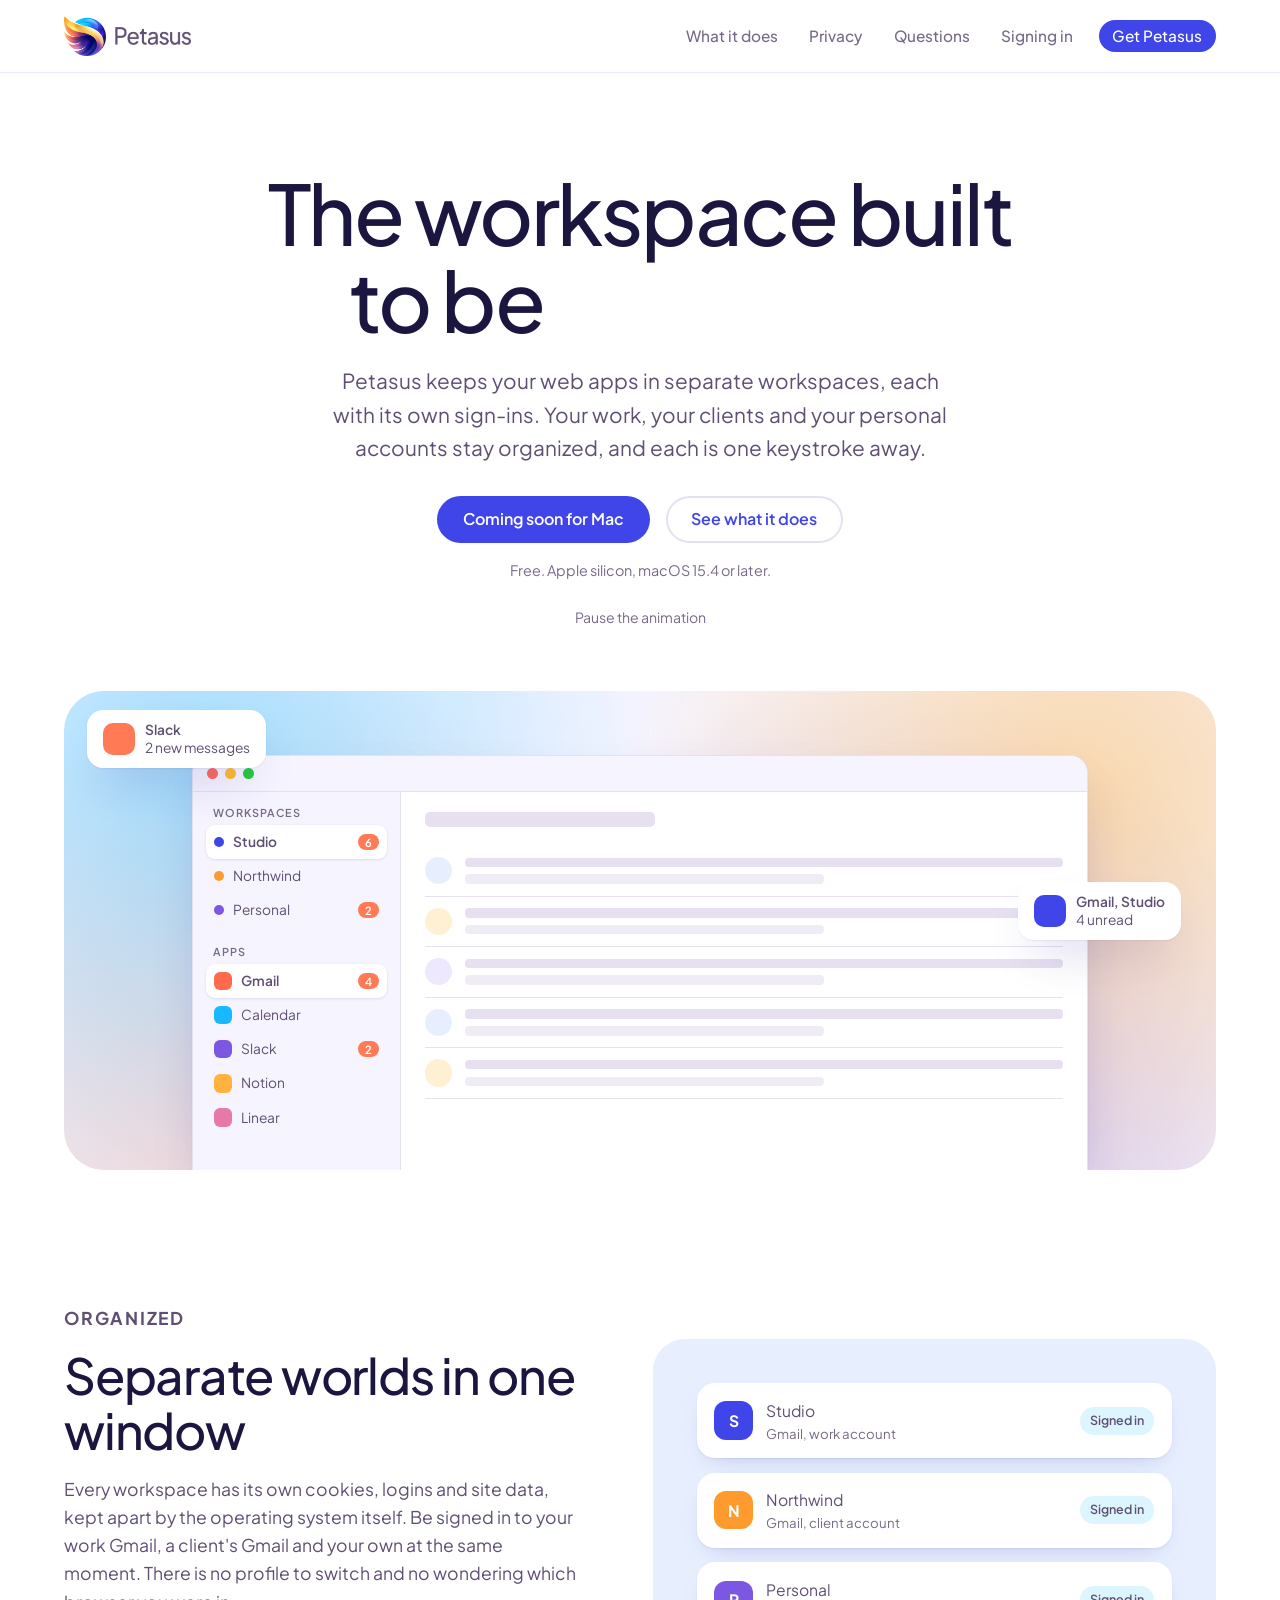
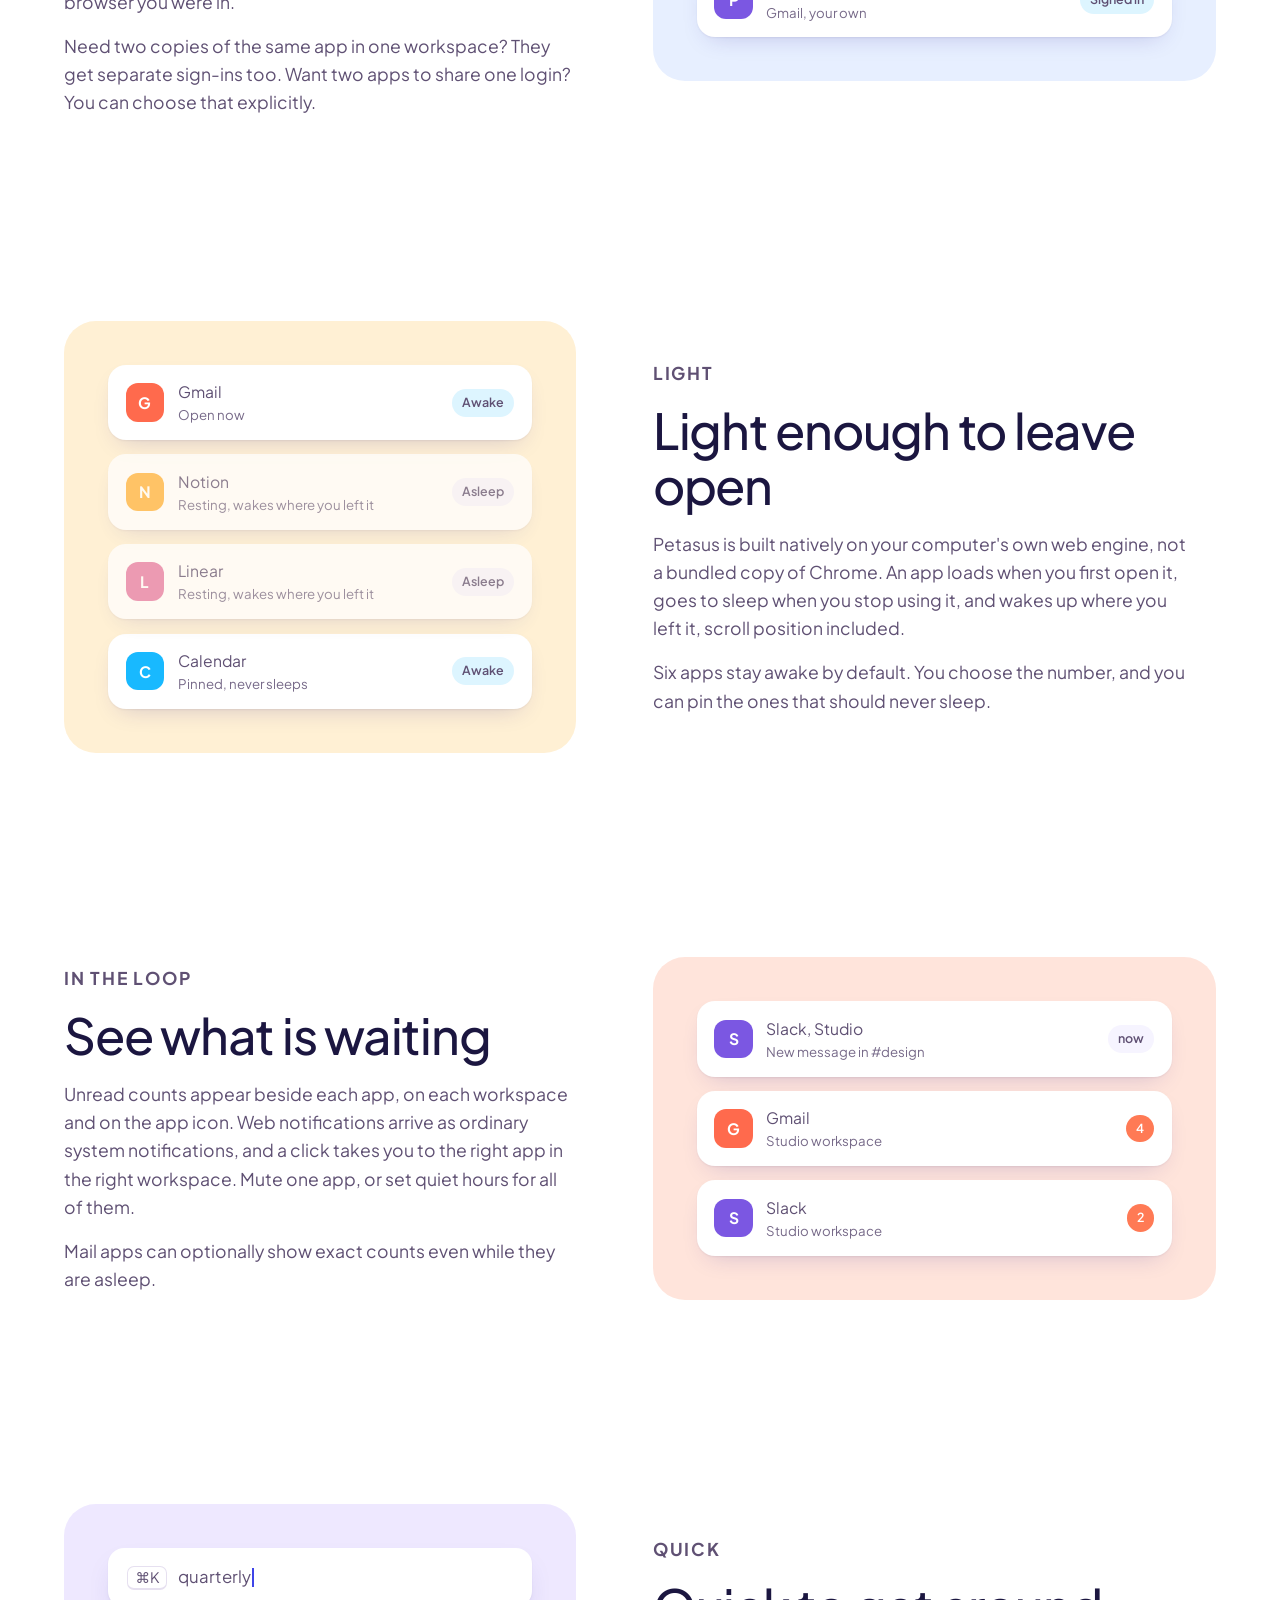
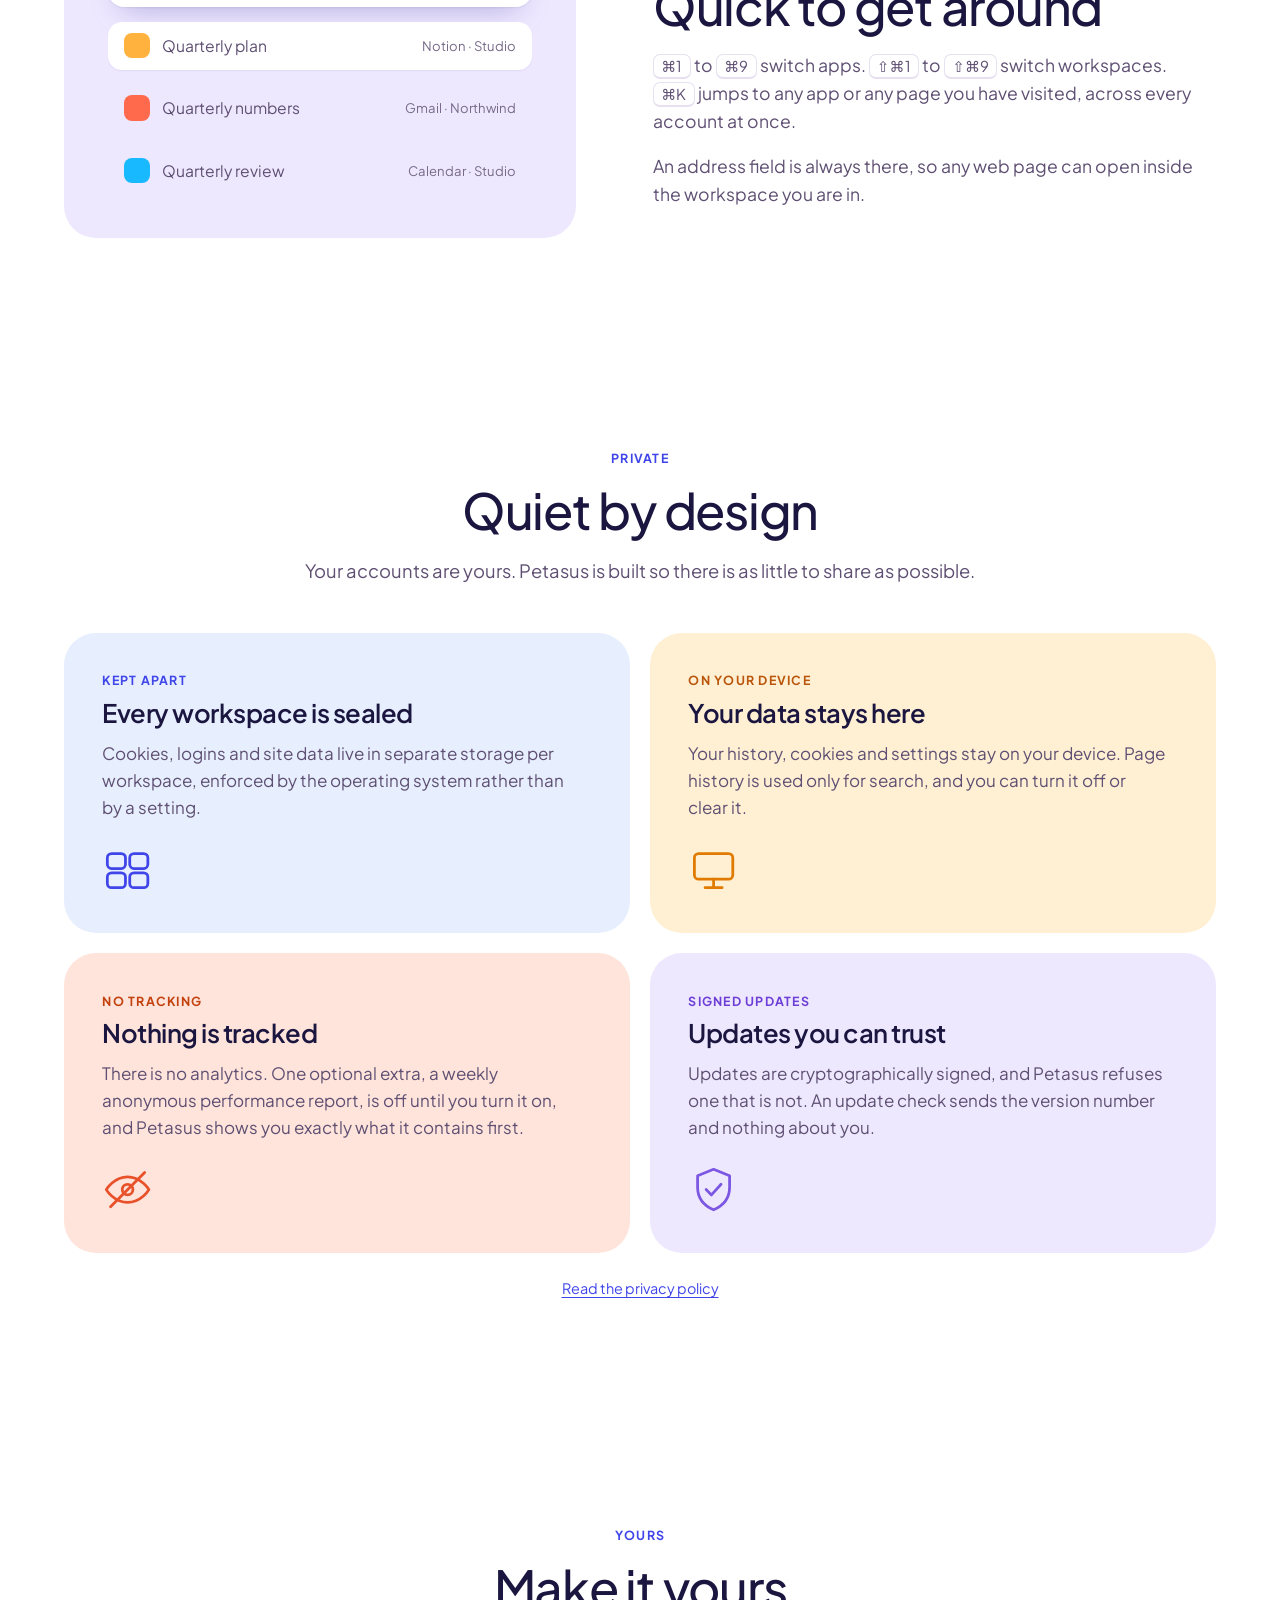
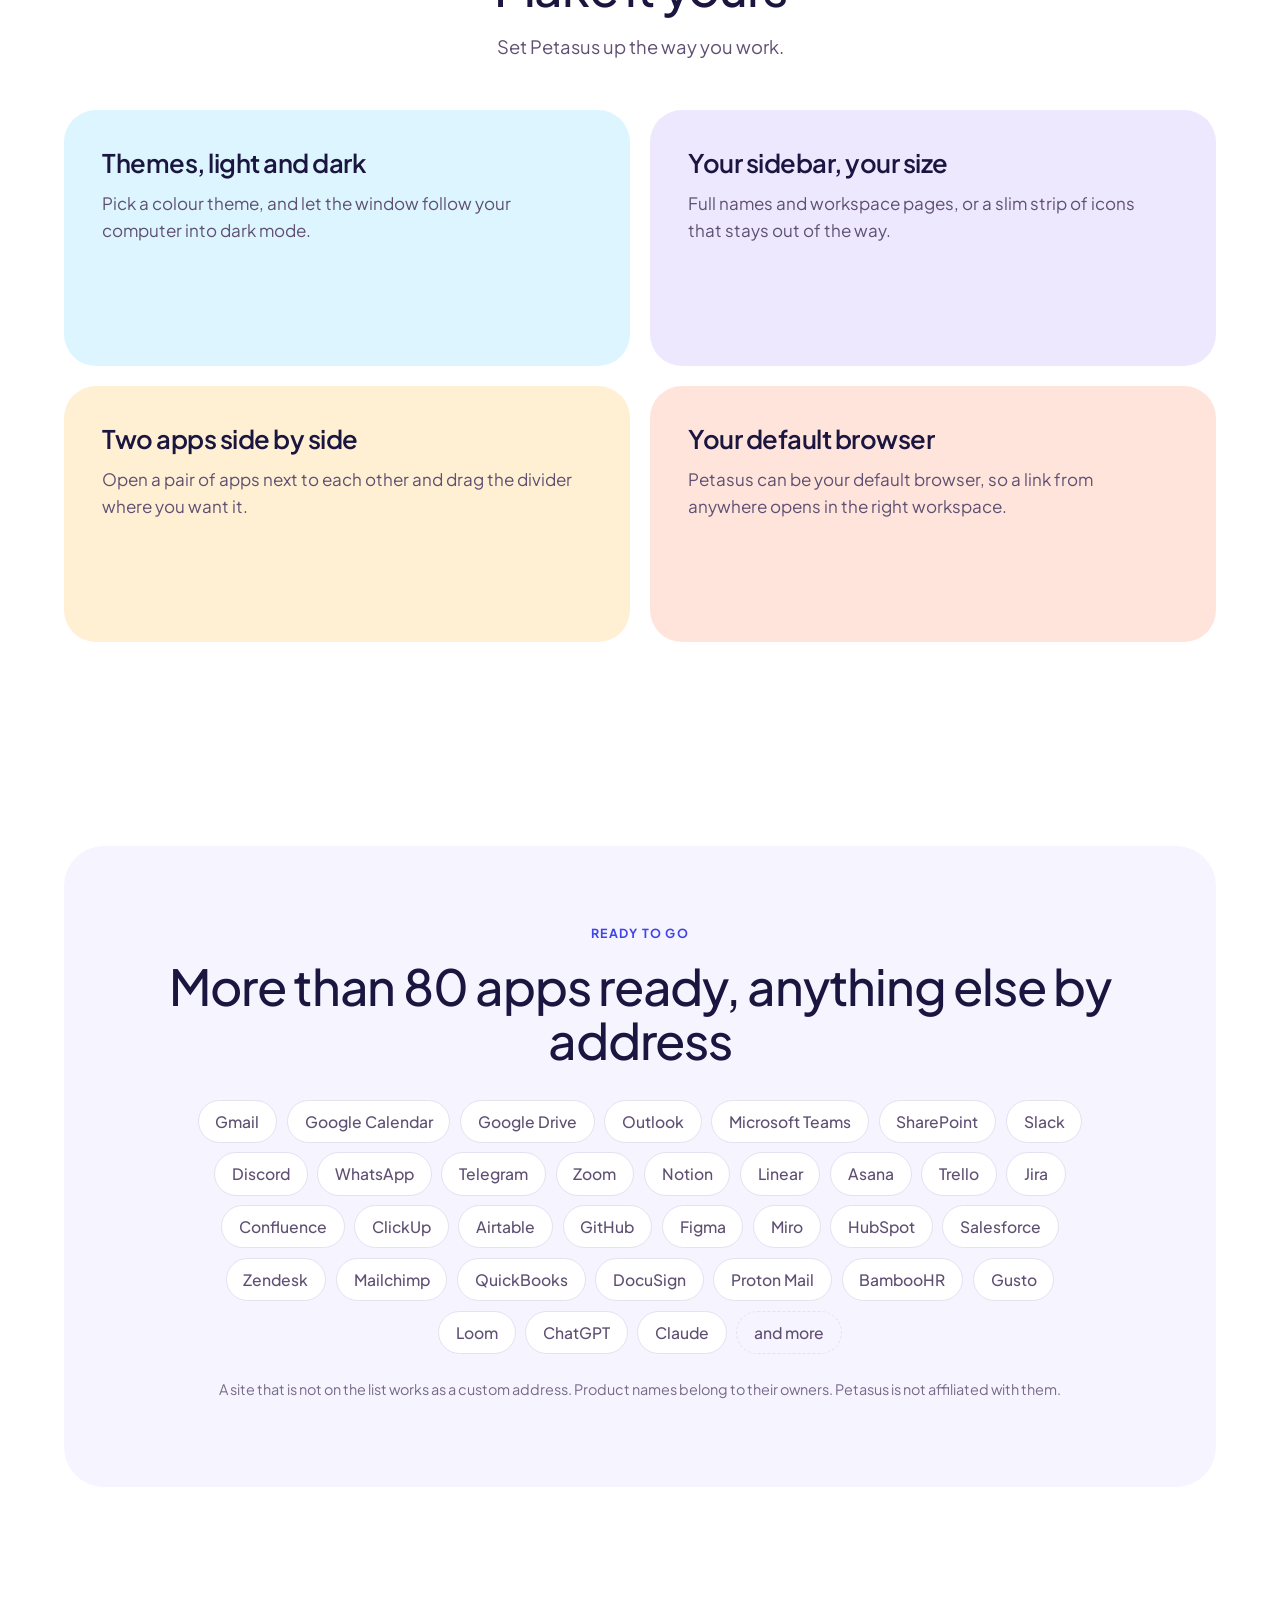
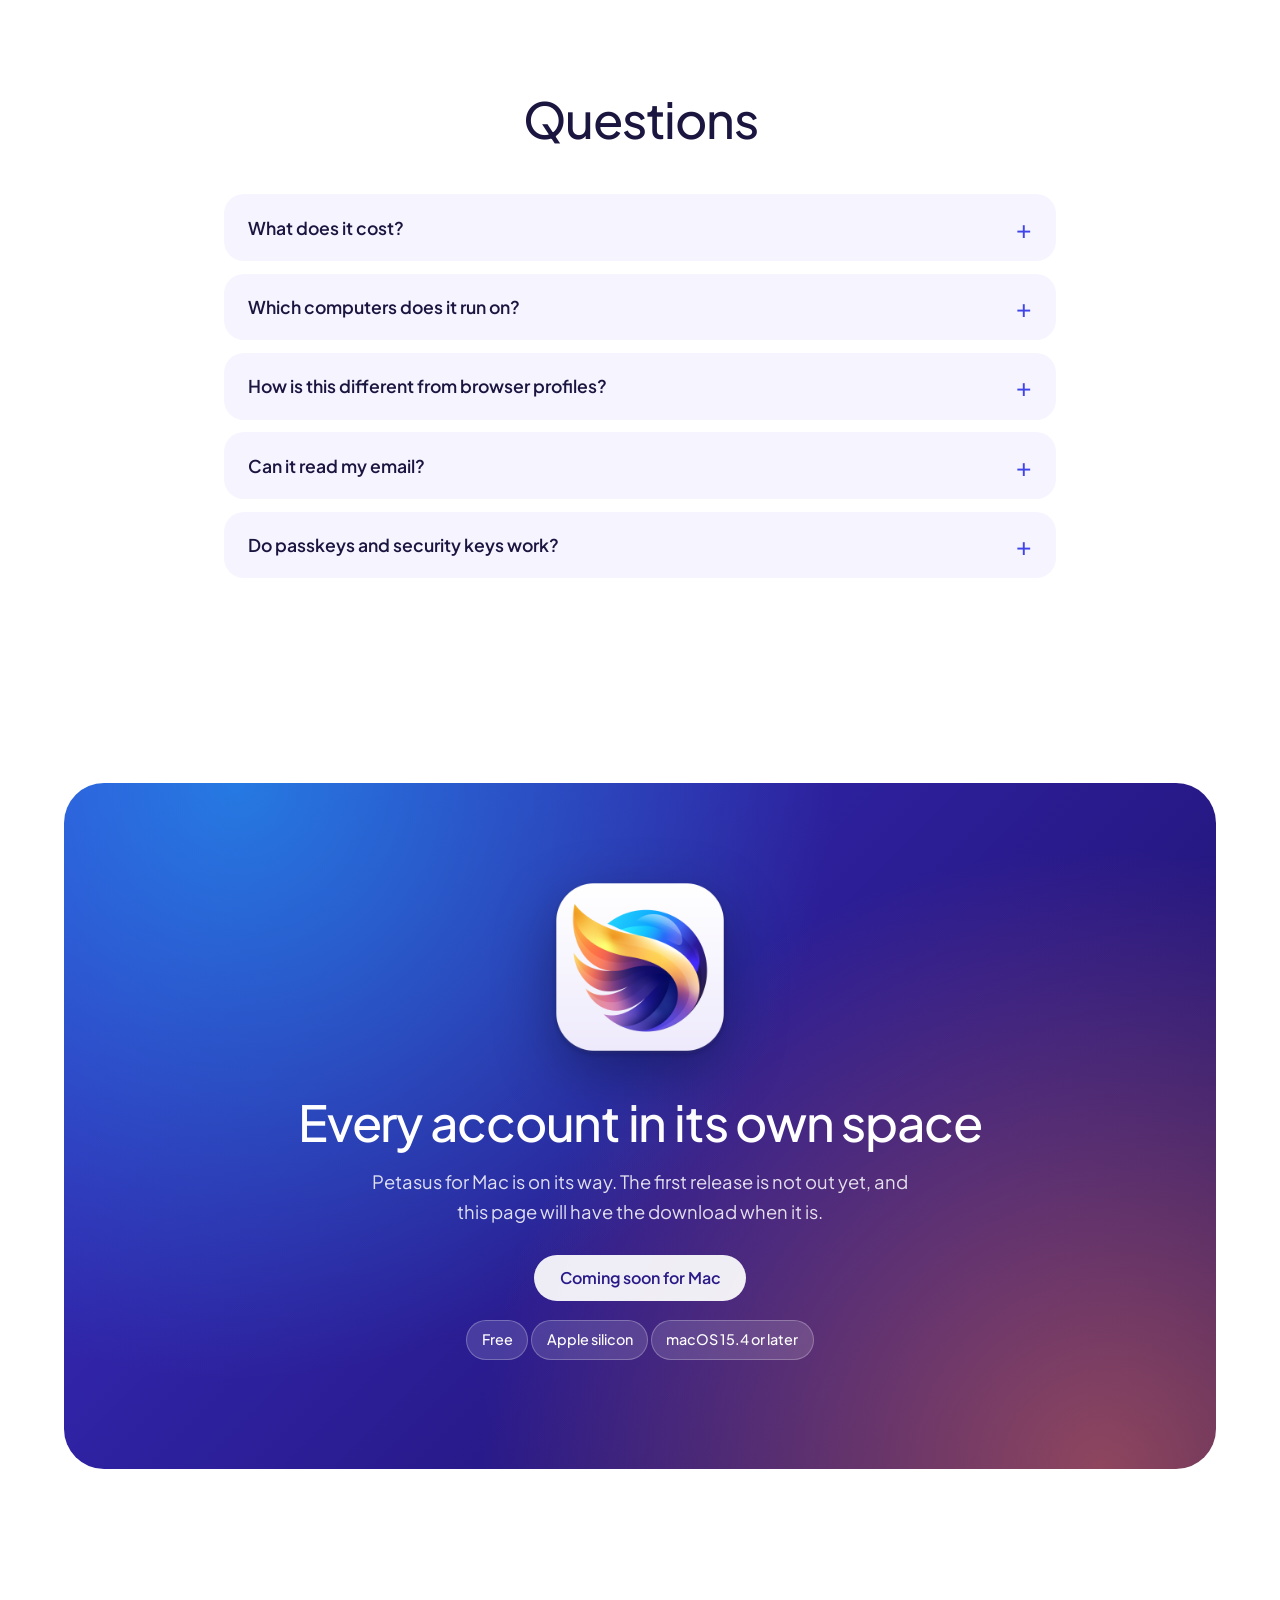
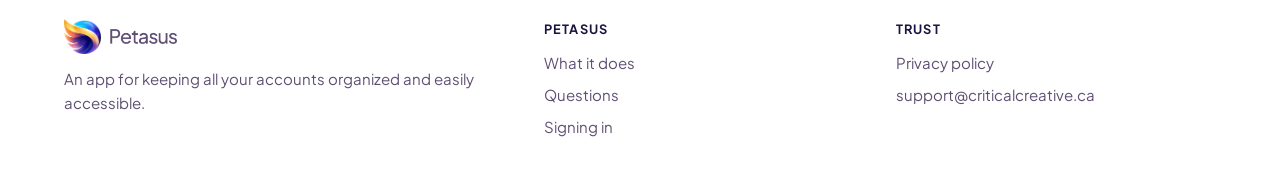
<file: index.html>
<!doctype html>
<html lang="en">
<head>
  <meta charset="utf-8">
  <meta name="viewport" content="width=device-width, initial-scale=1">
  <title>Petasus: every account in its own space</title>
  <meta name="description" content="Petasus keeps your web apps in separate workspaces, each with its own sign-ins, so you can be signed in to several accounts at once.">
  <meta name="color-scheme" content="light">
  <meta property="og:title" content="Petasus: every account in its own space">
  <meta property="og:description" content="A workspace that keeps your web apps in separate spaces, each with its own sign-ins.">
  <meta property="og:image" content="https://getpetasus.com/assets/app-icon.png">
  <link rel="icon" type="image/png" href="assets/favicon.png">
  <link rel="apple-touch-icon" href="assets/apple-touch-icon.png">
  <link rel="stylesheet" href="site.css">
</head>
<body>
  <a class="skip" href="#main">Skip to content</a>
  <header class="top">
    <div class="wrap">
      <a class="brand" href="./" aria-label="Petasus home">
        <img class="mark" src="assets/mark.png" alt="">
        <picture><img class="word" src="assets/wordmark.png" alt="Petasus"></picture>
      </a>
      <nav aria-label="Main">
        <a href="#workspaces">What it does</a>
        <a href="#private">Privacy</a>
        <a href="#questions">Questions</a>
        <a href="sign-in-help.html">Signing in</a>
        <a class="btn" href="#get">Get Petasus</a>
      </nav>
    </div>
  </header>

  <main id="main">
    <div class="hero">
      <div class="wrap">
        <h1>The workspace built to be <span class="cycle" aria-hidden="true"><span>organized</span><span>light</span><span>private</span><span>yours</span></span><span class="sr-only">organized, light, private and yours</span></h1>
        <p class="lede">Petasus keeps your web apps in separate workspaces, each with its own sign-ins. Your work, your clients and your personal accounts stay organized, and each is one keystroke away.</p>
        <div class="cta">
          <a class="btn" href="#get">Coming soon for Mac</a>
          <a class="btn ghost" href="#workspaces">See what it does</a>
        </div>
        <p class="fine">Free. Apple silicon, macOS 15.4 or later.</p>
        <label class="pause"><input type="checkbox" id="pause"><span class="on">Pause the animation</span><span class="off">Play the animation</span></label>

        <div class="stage">
          <div class="chip-float a" aria-hidden="true"><span class="sq" style="width:2rem;height:2rem;border-radius:10px;background:#ff7a55"></span><span><b>Slack</b><span class="sub">2 new messages</span></span></div>
          <div class="chip-float b" aria-hidden="true"><span class="sq" style="width:2rem;height:2rem;border-radius:10px;background:#3f45e8"></span><span><b>Gmail, Studio</b><span class="sub">4 unread</span></span></div>
          <div class="win" role="img" aria-label="Illustration of the Petasus window: a sidebar listing three workspaces and five apps with unread counts, and an inbox on the right.">
            <div class="bar" aria-hidden="true"><i></i><i></i><i></i></div>
            <div class="body" aria-hidden="true">
              <div class="side">
                <h3>Workspaces</h3>
                <ul>
                  <li class="on"><span class="dot" style="background:#3f45e8"></span>Studio<span class="n">6</span></li>
                  <li><span class="dot" style="background:#ff9a2e"></span>Northwind</li>
                  <li><span class="dot" style="background:#7b57e2"></span>Personal<span class="n">2</span></li>
                </ul>
                <h3>Apps</h3>
                <ul>
                  <li class="on"><span class="sq" style="background:#ff6a4d"></span>Gmail<span class="n">4</span></li>
                  <li><span class="sq" style="background:#18b9ff"></span>Calendar</li>
                  <li><span class="sq" style="background:#7b57e2"></span>Slack<span class="n">2</span></li>
                  <li><span class="sq" style="background:#ffb23d"></span>Notion</li>
                  <li><span class="sq" style="background:#e57aa6"></span>Linear</li>
                </ul>
              </div>
              <div class="pane">
                <div class="head"></div>
                <div class="row"><b></b><div><s></s><s></s></div></div>
                <div class="row"><b></b><div><s></s><s></s></div></div>
                <div class="row"><b></b><div><s></s><s></s></div></div>
                <div class="row"><b></b><div><s></s><s></s></div></div>
                <div class="row"><b></b><div><s></s><s></s></div></div>
              </div>
            </div>
          </div>
        </div>
      </div>
    </div>

    <section id="workspaces">
      <div class="wrap feature">
        <div>
          <p class="label">Organized</p>
          <h2>Separate worlds in one window</h2>
          <p>Every workspace has its own cookies, logins and site data, kept apart by the operating system itself. Be signed in to your work Gmail, a client's Gmail and your own at the same moment. There is no profile to switch and no wondering which browser you were in.</p>
          <p>Need two copies of the same app in one workspace? They get separate sign-ins too. Want two apps to share one login? You can choose that explicitly.</p>
        </div>
        <div class="visual v-blue" role="img" aria-label="Three workspaces, Studio, Northwind and Personal, each signed in to its own Gmail account.">
          <div class="card" aria-hidden="true"><span class="av" style="background:#3f45e8">S</span><span>Studio<small>Gmail, work account</small></span><span class="tag">Signed in</span></div>
          <div class="card" aria-hidden="true"><span class="av" style="background:#ff9a2e">N</span><span>Northwind<small>Gmail, client account</small></span><span class="tag">Signed in</span></div>
          <div class="card" aria-hidden="true"><span class="av" style="background:#7b57e2">P</span><span>Personal<small>Gmail, your own</small></span><span class="tag">Signed in</span></div>
        </div>
      </div>
    </section>

    <section id="light">
      <div class="wrap feature rev">
        <div>
          <p class="label">Light</p>
          <h2>Light enough to leave open</h2>
          <p>Petasus is built natively on your computer's own web engine, not a bundled copy of Chrome. An app loads when you first open it, goes to sleep when you stop using it, and wakes up where you left it, scroll position included.</p>
          <p>Six apps stay awake by default. You choose the number, and you can pin the ones that should never sleep.</p>
        </div>
        <div class="visual v-amber" role="img" aria-label="A list of apps showing which are awake and which are asleep.">
          <div class="card" aria-hidden="true"><span class="av" style="background:#ff6a4d">G</span><span>Gmail<small>Open now</small></span><span class="tag">Awake</span></div>
          <div class="card off" aria-hidden="true"><span class="av" style="background:#ffb23d">N</span><span>Notion<small>Resting, wakes where you left it</small></span><span class="tag dim">Asleep</span></div>
          <div class="card off" aria-hidden="true"><span class="av" style="background:#e57aa6">L</span><span>Linear<small>Resting, wakes where you left it</small></span><span class="tag dim">Asleep</span></div>
          <div class="card" aria-hidden="true"><span class="av" style="background:#18b9ff">C</span><span>Calendar<small>Pinned, never sleeps</small></span><span class="tag">Awake</span></div>
        </div>
      </div>
    </section>

    <section id="notice">
      <div class="wrap feature">
        <div>
          <p class="label">In the loop</p>
          <h2>See what is waiting</h2>
          <p>Unread counts appear beside each app, on each workspace and on the app icon. Web notifications arrive as ordinary system notifications, and a click takes you to the right app in the right workspace. Mute one app, or set quiet hours for all of them.</p>
          <p>Mail apps can optionally show exact counts even while they are asleep.</p>
        </div>
        <div class="visual v-coral" role="img" aria-label="A system notification from Slack and unread counts on Gmail and Slack.">
          <div class="card" aria-hidden="true"><span class="av" style="background:#7b57e2">S</span><span>Slack, Studio<small>New message in #design</small></span><span class="tag dim">now</span></div>
          <div class="card" aria-hidden="true"><span class="av" style="background:#ff6a4d">G</span><span>Gmail<small>Studio workspace</small></span><span class="tag hot">4</span></div>
          <div class="card" aria-hidden="true"><span class="av" style="background:#7b57e2">S</span><span>Slack<small>Studio workspace</small></span><span class="tag hot">2</span></div>
        </div>
      </div>
    </section>

    <section id="move">
      <div class="wrap feature rev">
        <div>
          <p class="label">Quick</p>
          <h2>Quick to get around</h2>
          <p><kbd>⌘1</kbd> to <kbd>⌘9</kbd> switch apps. <kbd>⇧⌘1</kbd> to <kbd>⇧⌘9</kbd> switch workspaces. <kbd>⌘K</kbd> jumps to any app or any page you have visited, across every account at once.</p>
          <p>An address field is always there, so any web page can open inside the workspace you are in.</p>
        </div>
        <div class="visual v-violet" role="img" aria-label="The Command K search box with results from several accounts.">
          <div class="search" aria-hidden="true"><kbd>⌘K</kbd><span class="q">quarterly<i></i></span></div>
          <div class="hit on" aria-hidden="true"><span class="sq" style="background:#ffb23d"></span>Quarterly plan<small>Notion · Studio</small></div>
          <div class="hit" aria-hidden="true"><span class="sq" style="background:#ff6a4d"></span>Quarterly numbers<small>Gmail · Northwind</small></div>
          <div class="hit" aria-hidden="true"><span class="sq" style="background:#18b9ff"></span>Quarterly review<small>Calendar · Studio</small></div>
        </div>
      </div>
    </section>

    <section id="private">
      <div class="wrap">
        <div class="section-head">
          <p class="label">Private</p>
          <h2>Quiet by design</h2>
          <p>Your accounts are yours. Petasus is built so there is as little to share as possible.</p>
        </div>
        <div class="grid">
          <div class="tile v-blue">
            <p class="label c1">Kept apart</p>
            <h3>Every workspace is sealed</h3>
            <p>Cookies, logins and site data live in separate storage per workspace, enforced by the operating system rather than by a setting.</p>
            <svg viewBox="0 0 48 48" fill="none" stroke="#3f45e8" stroke-width="2.6" stroke-linecap="round" stroke-linejoin="round" aria-hidden="true"><rect x="5" y="9" width="17" height="14" rx="4"/><rect x="26" y="9" width="17" height="14" rx="4"/><rect x="5" y="27" width="17" height="14" rx="4"/><rect x="26" y="27" width="17" height="14" rx="4"/></svg>
          </div>
          <div class="tile v-amber">
            <p class="label c2">On your device</p>
            <h3>Your data stays here</h3>
            <p>Your history, cookies and settings stay on your device. Page history is used only for search, and you can turn it off or clear it.</p>
            <svg viewBox="0 0 48 48" fill="none" stroke="#e07b00" stroke-width="2.6" stroke-linecap="round" stroke-linejoin="round" aria-hidden="true"><rect x="6" y="9" width="36" height="24" rx="4"/><path d="M16 41h16M24 33v8"/></svg>
          </div>
          <div class="tile v-coral">
            <p class="label c3">No tracking</p>
            <h3>Nothing is tracked</h3>
            <p>There is no analytics. One optional extra, a weekly anonymous performance report, is off until you turn it on, and Petasus shows you exactly what it contains first.</p>
            <svg viewBox="0 0 48 48" fill="none" stroke="#e8512a" stroke-width="2.6" stroke-linecap="round" stroke-linejoin="round" aria-hidden="true"><path d="M4 24s7-12 20-12 20 12 20 12-7 12-20 12S4 24 4 24z"/><circle cx="24" cy="24" r="5"/><path d="M8 40L40 8"/></svg>
          </div>
          <div class="tile v-violet">
            <p class="label c4">Signed updates</p>
            <h3>Updates you can trust</h3>
            <p>Updates are cryptographically signed, and Petasus refuses one that is not. An update check sends the version number and nothing about you.</p>
            <svg viewBox="0 0 48 48" fill="none" stroke="#7b57e2" stroke-width="2.6" stroke-linecap="round" stroke-linejoin="round" aria-hidden="true"><path d="M24 5l15 6v11c0 10-6 17-15 21C15 39 9 32 9 22V11z"/><path d="M17 24l5 5 9-10"/></svg>
          </div>
        </div>
        <p class="fine" style="text-align:center;margin-top:1.5rem"><a href="privacy.html">Read the privacy policy</a></p>
      </div>
    </section>

    <section id="yours">
      <div class="wrap">
        <div class="section-head">
          <p class="label">Yours</p>
          <h2>Make it yours</h2>
          <p>Set Petasus up the way you work.</p>
        </div>
        <div class="grid">
          <div class="tile v-cyan">
            <h3>Themes, light and dark</h3>
            <p>Pick a colour theme, and let the window follow your computer into dark mode.</p>
          </div>
          <div class="tile v-violet">
            <h3>Your sidebar, your size</h3>
            <p>Full names and workspace pages, or a slim strip of icons that stays out of the way.</p>
          </div>
          <div class="tile v-amber">
            <h3>Two apps side by side</h3>
            <p>Open a pair of apps next to each other and drag the divider where you want it.</p>
          </div>
          <div class="tile v-coral">
            <h3>Your default browser</h3>
            <p>Petasus can be your default browser, so a link from anywhere opens in the right workspace.</p>
          </div>
        </div>
      </div>
    </section>

    <section id="apps">
      <div class="wrap">
        <div class="apps">
          <p class="label">Ready to go</p>
          <h2>More than 80 apps ready, anything else by address</h2>
          <ul>
            <li>Gmail</li><li>Google Calendar</li><li>Google Drive</li><li>Outlook</li><li>Microsoft Teams</li>
            <li>SharePoint</li><li>Slack</li><li>Discord</li><li>WhatsApp</li><li>Telegram</li><li>Zoom</li>
            <li>Notion</li><li>Linear</li><li>Asana</li><li>Trello</li><li>Jira</li><li>Confluence</li>
            <li>ClickUp</li><li>Airtable</li><li>GitHub</li><li>Figma</li><li>Miro</li><li>HubSpot</li>
            <li>Salesforce</li><li>Zendesk</li><li>Mailchimp</li><li>QuickBooks</li><li>DocuSign</li>
            <li>Proton Mail</li><li>BambooHR</li><li>Gusto</li><li>Loom</li><li>ChatGPT</li><li>Claude</li>
            <li class="more">and more</li>
          </ul>
          <p class="fine">A site that is not on the list works as a custom address. Product names belong to their owners. Petasus is not affiliated with them.</p>
        </div>
      </div>
    </section>

    <section id="questions">
      <div class="wrap">
        <div class="section-head"><h2>Questions</h2></div>
        <div class="faq">
          <details>
            <summary>What does it cost?</summary>
            <p>Nothing for now. If paid plans ever arrive, they will be announced before they start.</p>
          </details>
          <details>
            <summary>Which computers does it run on?</summary>
            <p>The first release runs on Macs with Apple silicon (macOS 15.4 or later). More platforms are planned.</p>
          </details>
          <details>
            <summary>How is this different from browser profiles?</summary>
            <p>Profiles also keep accounts apart, but each one is its own window. Petasus puts every account's apps side by side in one window, with unread counts, notifications and search across all of them.</p>
          </details>
          <details>
            <summary>Can it read my email?</summary>
            <p>No. Petasus shows the sites you open the way a browser does. The optional exact counts for mail use read-only access to label or folder totals, never to messages.</p>
          </details>
          <details>
            <summary>Do passkeys and security keys work?</summary>
            <p>Not yet. Apple has to approve browser apps for that, and Petasus will use it once it does. Until then you can sign in with a password and a code, or open the page in your default browser. <a href="sign-in-help.html">The details are here.</a></p>
          </details>
        </div>
      </div>
    </section>

    <section id="get">
      <div class="wrap">
        <div class="closing">
          <img class="big-icon" src="assets/app-icon.png" alt="The Petasus app icon" width="1024" height="1024">
          <h2>Every account in its own space</h2>
          <p>Petasus for Mac is on its way. The first release is not out yet, and this page will have the download when it is.</p>
          <div class="cta"><span class="btn" aria-disabled="true">Coming soon for Mac</span></div>
          <p><span class="chip">Free</span> <span class="chip">Apple silicon</span> <span class="chip">macOS 15.4 or later</span></p>
        </div>
      </div>
    </section>
  </main>

  <footer>
    <div class="wrap">
      <div>
        <a class="brand" href="./" aria-label="Petasus home"><img class="mark" src="assets/mark.png" alt=""><picture><img class="word" src="assets/wordmark.png" alt="Petasus"></picture></a>
        <p>An app for keeping all your accounts organized and easily accessible.</p>
      </div>
      <div>
        <h4>Petasus</h4>
        <ul><li><a href="#workspaces">What it does</a></li><li><a href="#questions">Questions</a></li><li><a href="sign-in-help.html">Signing in</a></li></ul>
      </div>
      <div>
        <h4>Trust</h4>
        <ul><li><a href="privacy.html">Privacy policy</a></li><li><a href="mailto:support@criticalcreative.ca">support@criticalcreative.ca</a></li></ul>
      </div>
    </div>
  </footer>
</body>
</html>
</file>
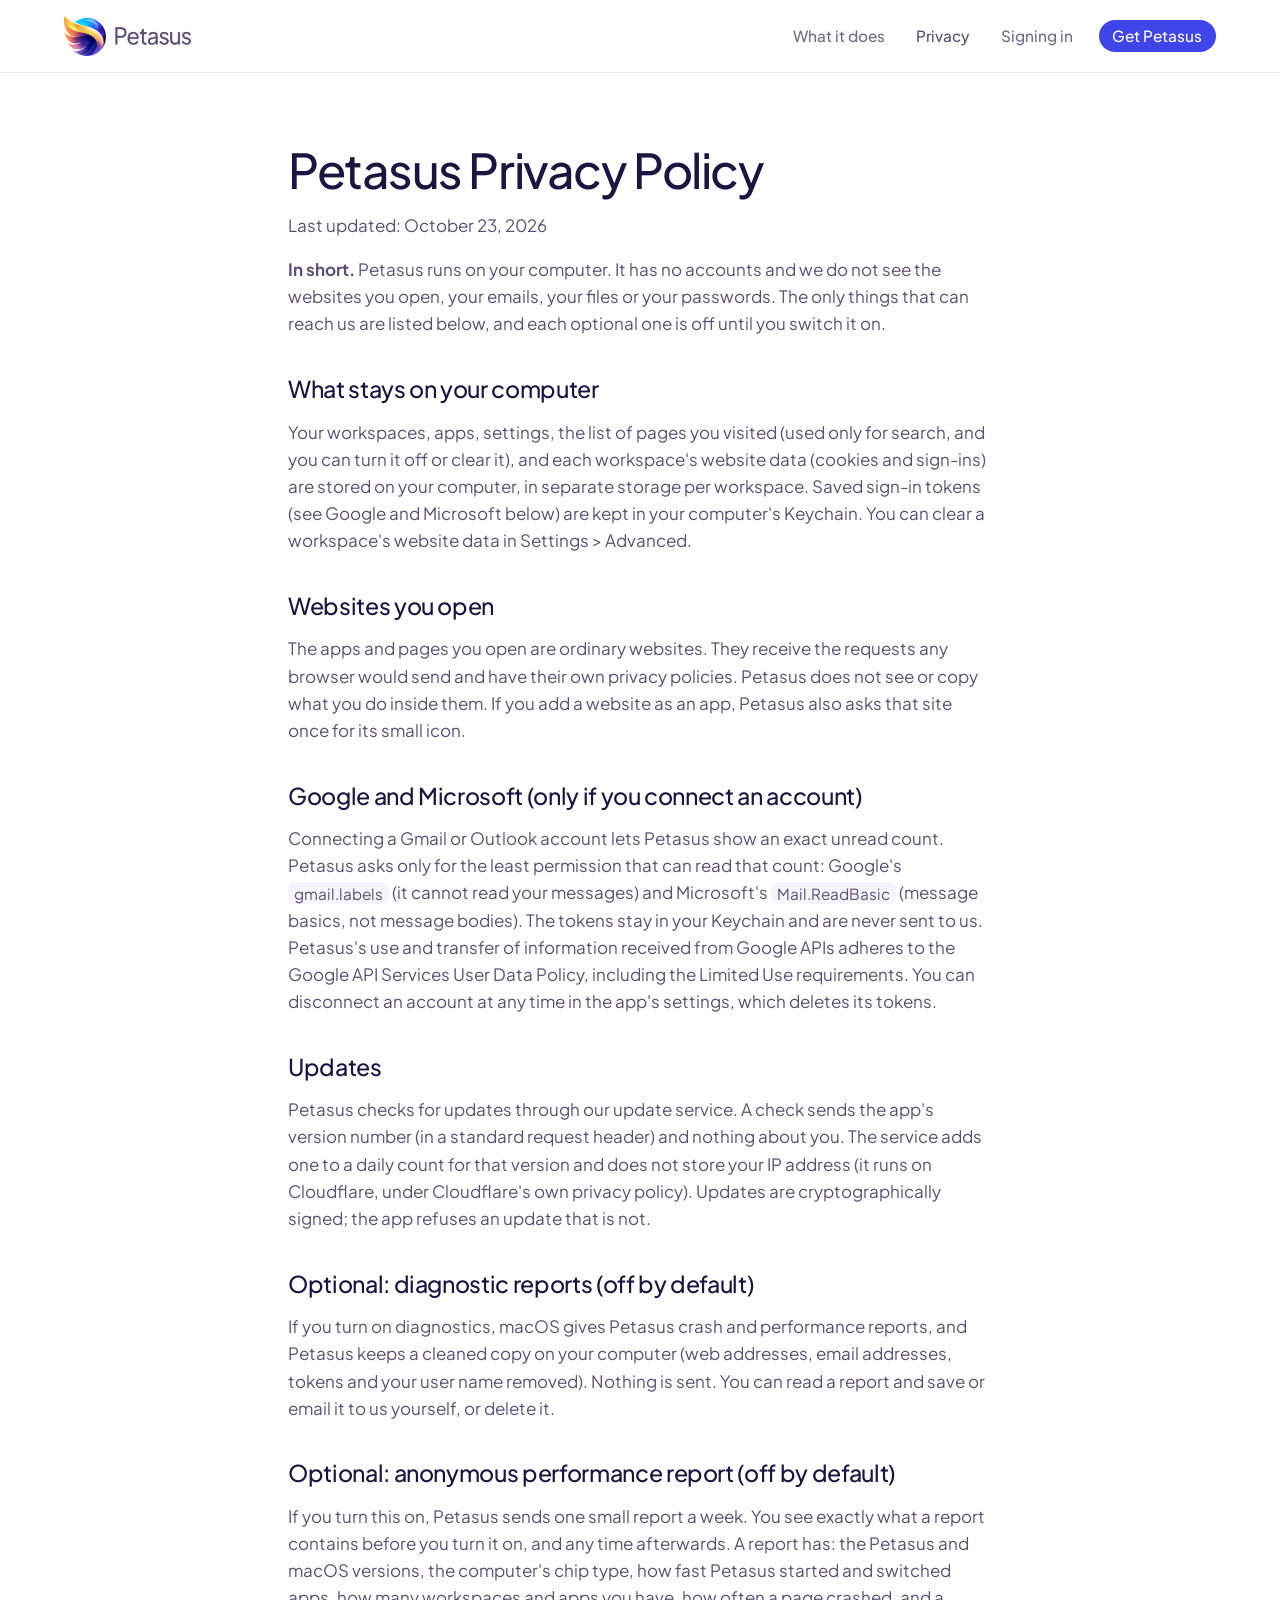
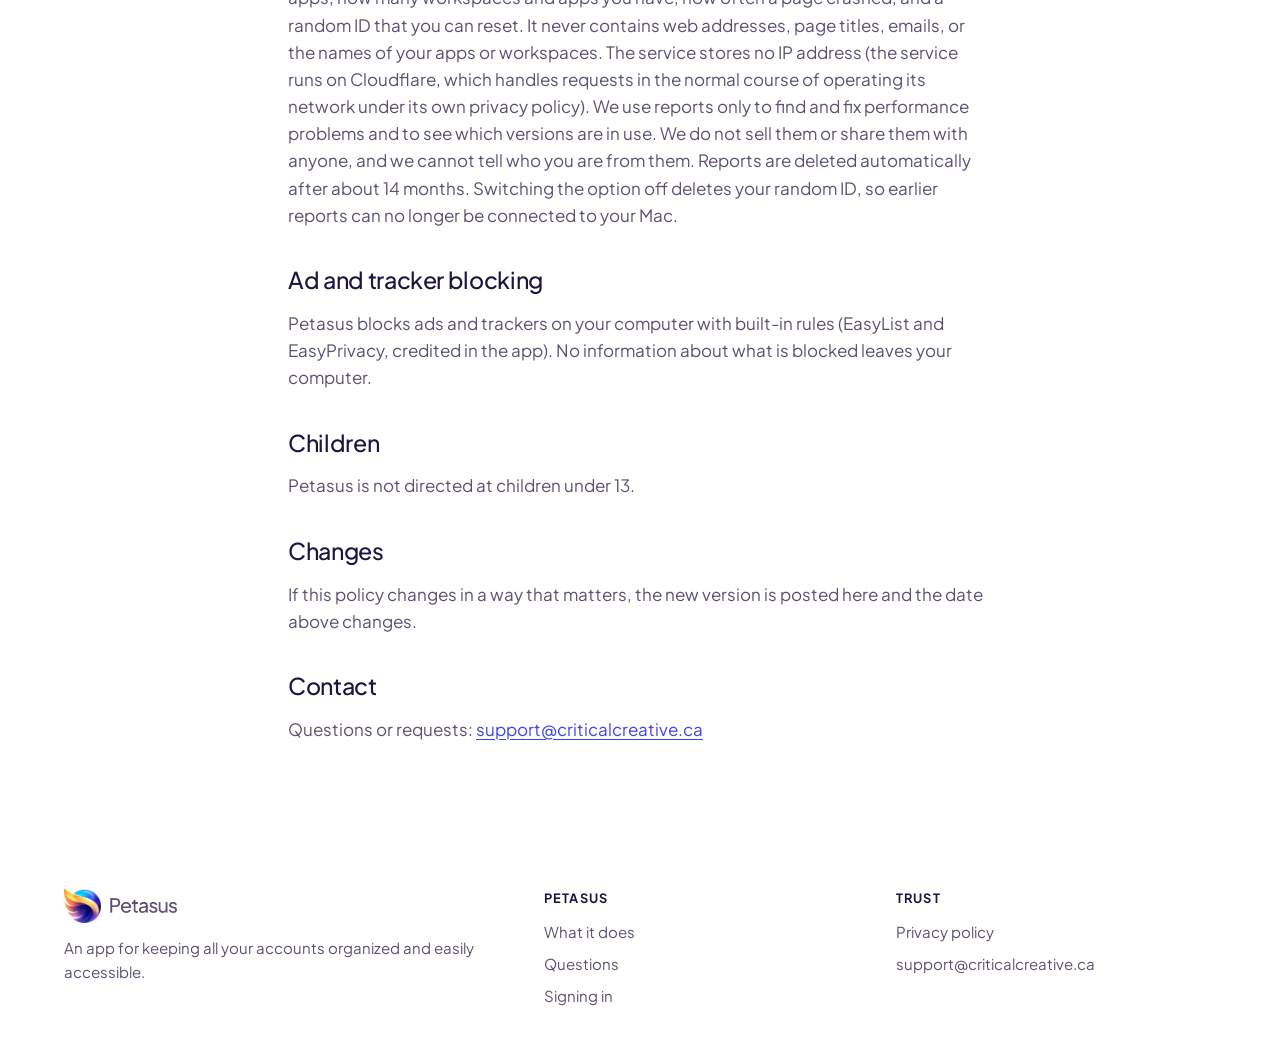
<file: privacy.html>
<!doctype html>
<html lang="en">
<head>
  <meta charset="utf-8">
  <meta name="viewport" content="width=device-width, initial-scale=1">
  <title>Petasus Privacy Policy</title>
  <meta name="description" content="What Petasus keeps on your computer, what can reach us, and what is optional.">
  <meta name="color-scheme" content="light">
  <link rel="icon" type="image/png" href="assets/favicon.png">
  <link rel="apple-touch-icon" href="assets/apple-touch-icon.png">
  <link rel="stylesheet" href="site.css">
</head>
<body class="doc-page">
  <a class="skip" href="#main">Skip to content</a>
  <header class="top">
    <div class="wrap">
      <a class="brand" href="./" aria-label="Petasus home">
        <img class="mark" src="assets/mark.png" alt="">
        <picture><img class="word" src="assets/wordmark.png" alt="Petasus"></picture>
      </a>
      <nav aria-label="Main">
        <a href="./#workspaces">What it does</a>
        <a href="privacy.html" aria-current="page">Privacy</a>
        <a href="sign-in-help.html">Signing in</a>
        <a class="btn" href="./#get">Get Petasus</a>
      </nav>
    </div>
  </header>

  <main id="main" class="doc"><div class="wrap">
    <h1>Petasus Privacy Policy</h1>
    <p>Last updated: October 23, 2026</p>
    <p><strong>In short.</strong> Petasus runs on your computer. It has no accounts and we do not see the websites you open, your emails, your files or your passwords. The only things that can reach us are listed below, and each optional one is off until you switch it on.</p>
    <h2>What stays on your computer</h2>
    <p>Your workspaces, apps, settings, the list of pages you visited (used only for search, and you can turn it off or clear it), and each workspace&#x27;s website data (cookies and sign-ins) are stored on your computer, in separate storage per workspace. Saved sign-in tokens (see Google and Microsoft below) are kept in your computer&#x27;s Keychain. You can clear a workspace&#x27;s website data in Settings &gt; Advanced.</p>
    <h2>Websites you open</h2>
    <p>The apps and pages you open are ordinary websites. They receive the requests any browser would send and have their own privacy policies. Petasus does not see or copy what you do inside them. If you add a website as an app, Petasus also asks that site once for its small icon.</p>
    <h2>Google and Microsoft (only if you connect an account)</h2>
    <p>Connecting a Gmail or Outlook account lets Petasus show an exact unread count. Petasus asks only for the least permission that can read that count: Google&#x27;s <code>gmail.labels</code> (it cannot read your messages) and Microsoft&#x27;s <code>Mail.ReadBasic</code> (message basics, not message bodies). The tokens stay in your Keychain and are never sent to us. Petasus&#x27;s use and transfer of information received from Google APIs adheres to the Google API Services User Data Policy, including the Limited Use requirements. You can disconnect an account at any time in the app&#x27;s settings, which deletes its tokens.</p>
    <h2>Updates</h2>
    <p>Petasus checks for updates through our update service. A check sends the app&#x27;s version number (in a standard request header) and nothing about you. The service adds one to a daily count for that version and does not store your IP address (it runs on Cloudflare, under Cloudflare&#x27;s own privacy policy). Updates are cryptographically signed; the app refuses an update that is not.</p>
    <h2>Optional: diagnostic reports (off by default)</h2>
    <p>If you turn on diagnostics, macOS gives Petasus crash and performance reports, and Petasus keeps a cleaned copy on your computer (web addresses, email addresses, tokens and your user name removed). Nothing is sent. You can read a report and save or email it to us yourself, or delete it.</p>
    <h2>Optional: anonymous performance report (off by default)</h2>
    <p>If you turn this on, Petasus sends one small report a week. You see exactly what a report contains before you turn it on, and any time afterwards. A report has: the Petasus and macOS versions, the computer&#x27;s chip type, how fast Petasus started and switched apps, how many workspaces and apps you have, how often a page crashed, and a random ID that you can reset. It never contains web addresses, page titles, emails, or the names of your apps or workspaces. The service stores no IP address (the service runs on Cloudflare, which handles requests in the normal course of operating its network under its own privacy policy). We use reports only to find and fix performance problems and to see which versions are in use. We do not sell them or share them with anyone, and we cannot tell who you are from them. Reports are deleted automatically after about 14 months. Switching the option off deletes your random ID, so earlier reports can no longer be connected to your Mac.</p>
    <h2>Ad and tracker blocking</h2>
    <p>Petasus blocks ads and trackers on your computer with built-in rules (EasyList and EasyPrivacy, credited in the app). No information about what is blocked leaves your computer.</p>
    <h2>Children</h2>
    <p>Petasus is not directed at children under 13.</p>
    <h2>Changes</h2>
    <p>If this policy changes in a way that matters, the new version is posted here and the date above changes.</p>
    <h2>Contact</h2>
    <p>Questions or requests: <a href="mailto:support@criticalcreative.ca">support@criticalcreative.ca</a></p>
  </div></main>

  <footer>
    <div class="wrap">
      <div>
        <a class="brand" href="./" aria-label="Petasus home"><img class="mark" src="assets/mark.png" alt=""><picture><img class="word" src="assets/wordmark.png" alt="Petasus"></picture></a>
        <p>An app for keeping all your accounts organized and easily accessible.</p>
      </div>
      <div>
        <h4>Petasus</h4>
        <ul><li><a href="./#workspaces">What it does</a></li><li><a href="./#questions">Questions</a></li><li><a href="sign-in-help.html">Signing in</a></li></ul>
      </div>
      <div>
        <h4>Trust</h4>
        <ul><li><a href="privacy.html">Privacy policy</a></li><li><a href="mailto:support@criticalcreative.ca">support@criticalcreative.ca</a></li></ul>
      </div>
    </div>
  </footer>
</body>
</html>
</file>
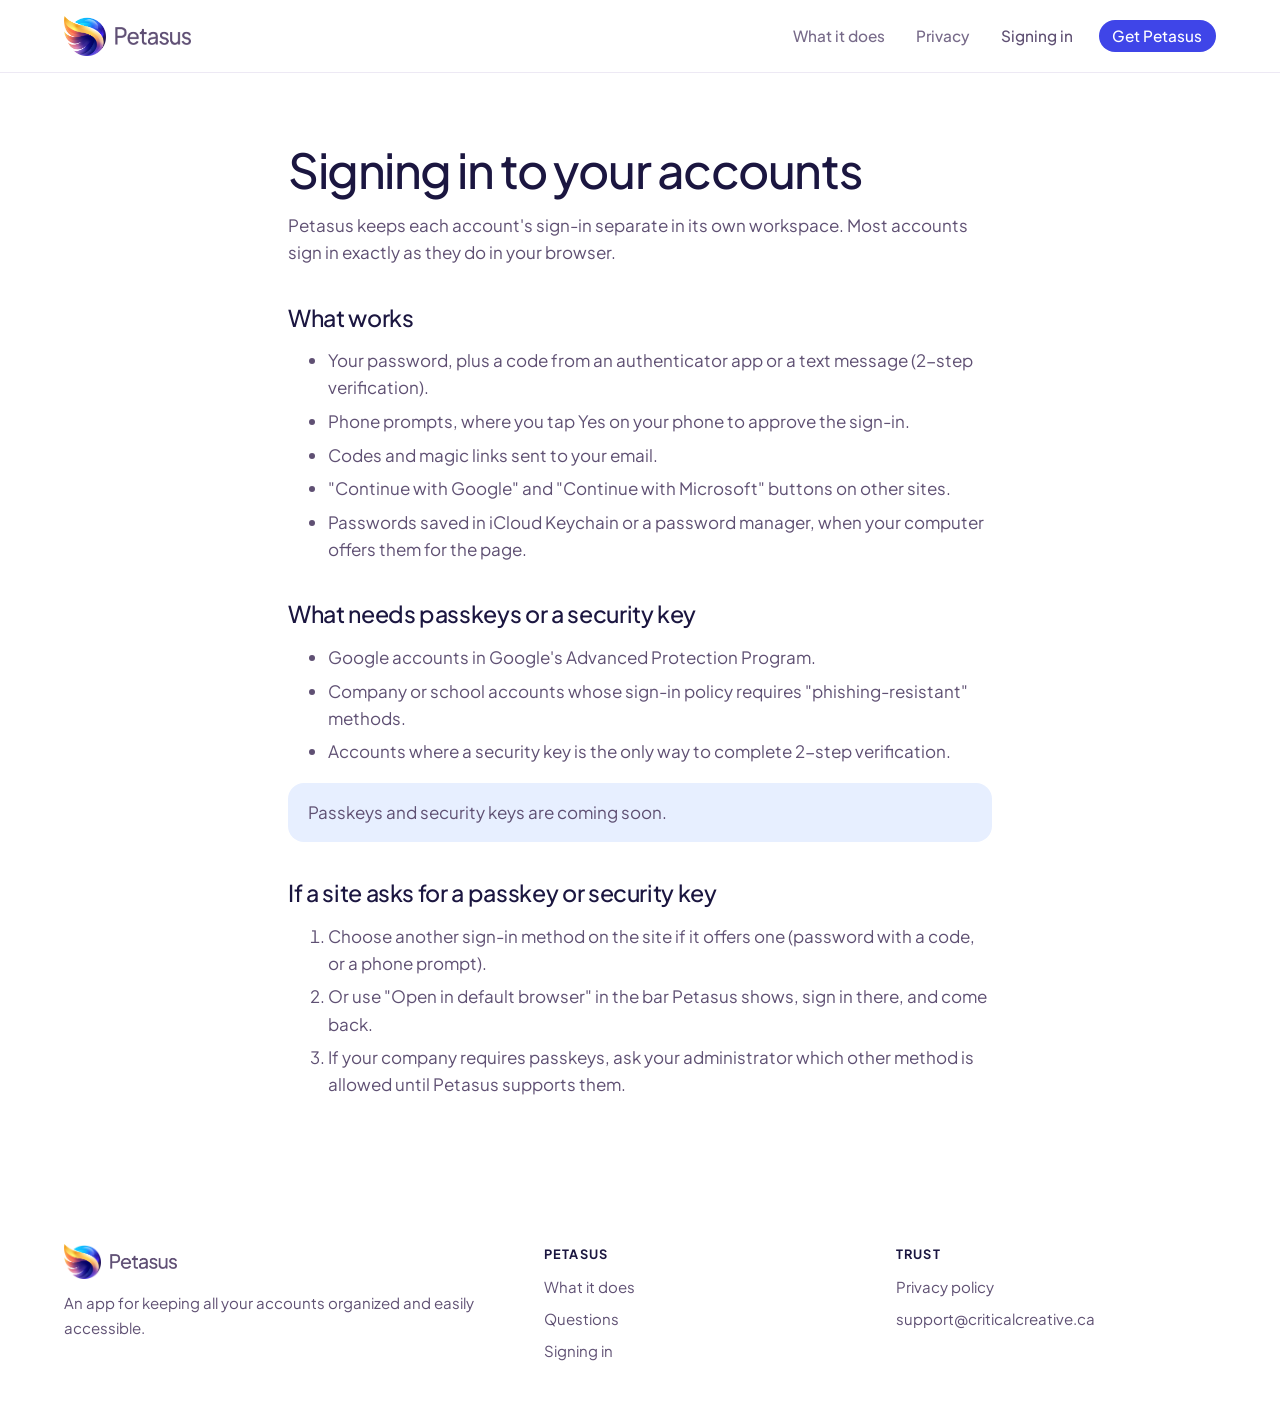
<file: sign-in-help.html>
<!doctype html>
<html lang="en">
<head>
  <meta charset="utf-8">
  <meta name="viewport" content="width=device-width, initial-scale=1">
  <title>Signing in to your accounts</title>
  <meta name="color-scheme" content="light">
  <link rel="icon" type="image/png" href="assets/favicon.png">
  <link rel="apple-touch-icon" href="assets/apple-touch-icon.png">
  <link rel="stylesheet" href="site.css">
</head>
<body class="doc-page">
  <a class="skip" href="#main">Skip to content</a>
  <header class="top">
    <div class="wrap">
      <a class="brand" href="./" aria-label="Petasus home">
        <img class="mark" src="assets/mark.png" alt="">
        <picture><img class="word" src="assets/wordmark.png" alt="Petasus"></picture>
      </a>
      <nav aria-label="Main">
        <a href="./#workspaces">What it does</a>
        <a href="privacy.html">Privacy</a>
        <a href="sign-in-help.html" aria-current="page">Signing in</a>
        <a class="btn" href="./#get">Get Petasus</a>
      </nav>
    </div>
  </header>

  <main id="main" class="doc"><div class="wrap">
    <h1>Signing in to your accounts</h1>
    <p>Petasus keeps each account&#x27;s sign-in separate in its own workspace. Most accounts sign in exactly as they do in your browser.</p>
    <h2>What works</h2>
    <ul>
      <li>Your password, plus a code from an authenticator app or a text message (2-step verification).</li>
      <li>Phone prompts, where you tap Yes on your phone to approve the sign-in.</li>
      <li>Codes and magic links sent to your email.</li>
      <li>&quot;Continue with Google&quot; and &quot;Continue with Microsoft&quot; buttons on other sites.</li>
      <li>Passwords saved in iCloud Keychain or a password manager, when your computer offers them for the page.</li>
    </ul>
    <h2>What needs passkeys or a security key</h2>
    <ul>
      <li>Google accounts in Google&#x27;s Advanced Protection Program.</li>
      <li>Company or school accounts whose sign-in policy requires &quot;phishing-resistant&quot; methods.</li>
      <li>Accounts where a security key is the only way to complete 2-step verification.</li>
    </ul>
    <p class="status" id="passkey-status">Passkeys and security keys are coming soon.</p>
    <h2>If a site asks for a passkey or security key</h2>
    <ol>
      <li>Choose another sign-in method on the site if it offers one (password with a code, or a phone prompt).</li>
      <li>Or use &quot;Open in default browser&quot; in the bar Petasus shows, sign in there, and come back.</li>
      <li>If your company requires passkeys, ask your administrator which other method is allowed until Petasus supports them.</li>
    </ol>
  </div></main>
  <footer>
    <div class="wrap">
      <div>
        <a class="brand" href="./" aria-label="Petasus home"><img class="mark" src="assets/mark.png" alt=""><picture><img class="word" src="assets/wordmark.png" alt="Petasus"></picture></a>
        <p>An app for keeping all your accounts organized and easily accessible.</p>
      </div>
      <div>
        <h4>Petasus</h4>
        <ul><li><a href="./#workspaces">What it does</a></li><li><a href="./#questions">Questions</a></li><li><a href="sign-in-help.html">Signing in</a></li></ul>
      </div>
      <div>
        <h4>Trust</h4>
        <ul><li><a href="privacy.html">Privacy policy</a></li><li><a href="mailto:support@criticalcreative.ca">support@criticalcreative.ca</a></li></ul>
      </div>
    </div>
  </footer>
</body>
</html>
</file>
<file: site.css>
@font-face { font-family: "Plus Jakarta Sans"; font-style: normal; font-weight: 200 800; font-display: swap;
  src: url(assets/fonts/PlusJakartaSans-VariableFont_wght.ttf) format("truetype"); }

/* Petasus website styles, shared by every page. Colours come from the logo: sphere blue and cyan, wing amber and coral,
   feather violet and pink, on a deep indigo ink. No scripts, no outside fonts or requests. */
:root {
  --bg: #ffffff; --soft: #f6f4ff; --panel: #ffffff;
  --title: #1b1640; --ink: #5f5073; --muted: #5f5073; --faint: #776a89; --line: #e6e0f0;
  --brand: #3f45e8; --brand-hover: #2f35cc; --on-brand: #ffffff;
  --cyan: #18b9ff; --amber: #ffb23d; --coral: #ff7a55; --violet: #7b57e2; --pink: #e57aa6;
  --t-blue: #e7efff; --t-amber: #fff0d4; --t-coral: #ffe4db; --t-violet: #eee8ff; --t-cyan: #ddf5ff;
  --shadow: 0 1px 2px rgba(27, 22, 64, .06), 0 24px 48px -18px rgba(50, 40, 150, .28);
  --font: "Plus Jakarta Sans", -apple-system, BlinkMacSystemFont, "SF Pro Text", system-ui, "Segoe UI", sans-serif;
  --mono: var(--font);
}

* { box-sizing: border-box; }
html { -webkit-text-size-adjust: 100%; scroll-behavior: smooth; }
@media (prefers-reduced-motion: reduce) { html { scroll-behavior: auto; } }
body { margin: 0; background: var(--bg); color: var(--ink); font: 17px/1.6 var(--font); -webkit-font-smoothing: antialiased; }
a { color: var(--brand); text-underline-offset: 3px; }
a:hover { color: var(--brand-hover); }
:focus-visible { outline: 3px solid var(--brand); outline-offset: 3px; border-radius: 6px; }
img { max-width: 100%; }
/* Titles keep the deep indigo; only body text uses the logo's purple (--ink). */
h1, h2, h3, h4, summary { color: var(--title); }
.wrap { width: min(100% - 3rem, 72rem); margin-inline: auto; }
.sr-only { position: absolute; width: 1px; height: 1px; overflow: hidden; clip: rect(0 0 0 0); white-space: nowrap; }
.skip { position: absolute; left: -999px; top: 0; background: var(--ink); color: var(--bg); padding: .6rem 1rem; border-radius: 0 0 10px 0; }
.skip:focus { left: 0; z-index: 30; }

/* ---------- Header ---------- */
.top { position: sticky; top: 0; z-index: 20; background: color-mix(in srgb, var(--bg) 82%, transparent);
       -webkit-backdrop-filter: saturate(1.6) blur(14px); backdrop-filter: saturate(1.6) blur(14px);
       border-bottom: 1px solid color-mix(in srgb, var(--line) 70%, transparent); }
.top .wrap { display: flex; align-items: center; justify-content: space-between; gap: 1rem; min-height: 4.5rem; }
.brand { display: inline-flex; align-items: center; gap: .55rem; text-decoration: none; --mh: 2.5rem; }
.brand .mark { height: var(--mh); width: auto; display: block; }
.brand .word { height: calc(var(--mh) * .43); width: auto; display: block; }
.top nav { display: flex; align-items: center; gap: .25rem; }
.top nav a { color: var(--muted); text-decoration: none; font-size: .96rem; font-weight: 500; padding: .5rem .85rem; border-radius: 999px; }
.top nav a:hover { color: var(--ink); background: var(--soft); }
.top nav a[aria-current="page"] { color: var(--ink); }
.top nav .btn { margin-left: .5rem; color: var(--on-brand); }
.top nav .btn:hover { color: var(--on-brand); background: var(--brand-hover); }

/* ---------- Buttons and chips ---------- */
.btn { display: inline-flex; align-items: center; gap: .5rem; background: var(--brand); color: var(--on-brand); font: 600 1rem/1 var(--font);
       padding: .95rem 1.6rem; border-radius: 999px; border: 0; text-decoration: none; cursor: pointer; }
.btn:hover { background: var(--brand-hover); color: var(--on-brand); }
.btn.ghost { background: transparent; color: var(--brand); box-shadow: inset 0 0 0 2px var(--line); }
.btn.ghost:hover { background: var(--soft); color: var(--brand); }
.btn[aria-disabled="true"] { cursor: default; opacity: .92; }
.chip { display: inline-flex; align-items: center; gap: .4rem; font-size: .9rem; font-weight: 500; padding: .45rem .9rem; border-radius: 999px;
        background: var(--soft); color: var(--muted); border: 1px solid var(--line); }

/* ---------- Hero ---------- */
.hero { padding-block: clamp(3rem, 8vw, 6rem) 2rem; text-align: center; }
h1 { text-wrap: balance; font: 500 clamp(2.5rem, 7.2vw, 5.2rem)/1.04 var(--font); letter-spacing: -.03em; margin: 0 auto 1.4rem; max-width: 19ch; }
.cycle { display: inline-grid; vertical-align: baseline; text-align: left; }
.cycle > span { grid-area: 1 / 1; opacity: 0; animation: word 12s infinite; padding-bottom: .12em; margin-bottom: -.12em;
                color: var(--brand); background: linear-gradient(90deg, var(--g1), var(--g2)); -webkit-background-clip: text; background-clip: text;
                -webkit-text-fill-color: transparent; }
.cycle > span:nth-child(1) { --g1: #3f45e8; --g2: #18b9ff; animation-delay: 0s; }
.cycle > span:nth-child(2) { --g1: #ff9a2e; --g2: #ff6a4d; animation-delay: 3s; }
.cycle > span:nth-child(3) { --g1: #7b57e2; --g2: #3f45e8; animation-delay: 6s; }
.cycle > span:nth-child(4) { --g1: #ff6a4d; --g2: #e57aa6; animation-delay: 9s; }

@keyframes word {
  0% { opacity: 0; transform: translateY(35%); } 4% { opacity: 1; transform: none; }
  21% { opacity: 1; transform: none; } 25% { opacity: 0; transform: translateY(-35%); } 100% { opacity: 0; }
}
.hero:has(#pause:checked) .cycle > span { animation: none; opacity: 0; }
.hero:has(#pause:checked) .cycle > span:first-child { opacity: 1; }
@media (prefers-reduced-motion: reduce) {
  .cycle > span { animation: none; } .cycle > span:first-child { opacity: 1; } .pause { display: none; }
}
.lede { font-size: clamp(1.1rem, 2vw, 1.3rem); color: var(--muted); max-width: 40rem; margin: 0 auto 2rem; }
.cta { display: flex; flex-wrap: wrap; gap: .8rem 1rem; justify-content: center; align-items: center; }
.fine { color: var(--muted); font-size: .9rem; }
.hero .fine { margin: 1rem 0 0; }
.pause { display: inline-flex; align-items: center; gap: .5rem; margin-top: 1.2rem; font-size: .88rem; color: var(--muted); cursor: pointer;
         padding: .35rem .8rem; border-radius: 999px; }
.pause:hover { background: var(--soft); }
.pause input { position: absolute; opacity: 0; }
.pause:has(input:focus-visible) { outline: 3px solid var(--brand); }
.pause .on { display: inline; } .pause .off { display: none; }
.pause:has(input:checked) .on { display: none; } .pause:has(input:checked) .off { display: inline; }

.stage { position: relative; margin-top: 3.5rem; border-radius: 40px; padding: clamp(1.5rem, 5vw, 4rem) clamp(1rem, 4vw, 3rem) 0; overflow: hidden;
         background: radial-gradient(circle at 12% 18%, rgba(24, 185, 255, .38), transparent 42%),
                     radial-gradient(circle at 88% 22%, rgba(255, 178, 61, .42), transparent 42%),
                     radial-gradient(circle at 70% 95%, rgba(123, 87, 226, .36), transparent 50%),
                     radial-gradient(circle at 20% 95%, rgba(255, 122, 85, .28), transparent 45%), var(--soft); }
.chip-float { position: absolute; z-index: 2; background: var(--panel); border-radius: 16px; padding: .7rem 1rem; box-shadow: var(--shadow);
              font-size: .86rem; line-height: 1.3; text-align: left; display: flex; gap: .65rem; align-items: center; }
.chip-float .sq { display: block; flex: none; }
.chip-float b { display: block; font-weight: 600; }
.chip-float span.sub { color: var(--muted); }
.chip-float.a { left: 2%; top: 1.2rem; } .chip-float.b { right: 3%; top: 40%; }
@media (max-width: 62rem) { .chip-float { display: none; } }

/* The app window, drawn with plain boxes. */
.win { max-width: 56rem; margin-inline: auto; background: var(--panel); border-radius: 18px 18px 0 0; text-align: left;
       box-shadow: var(--shadow); border: 1px solid var(--line); border-bottom: 0; overflow: hidden; }
.win .bar { display: flex; gap: 7px; padding: .75rem .9rem; background: var(--soft); border-bottom: 1px solid var(--line); }
.win .bar i { width: 11px; height: 11px; border-radius: 50%; background: var(--line); display: block; }
.win .bar i:nth-child(1) { background: #ff6a5f; } .win .bar i:nth-child(2) { background: #ffbd2e; } .win .bar i:nth-child(3) { background: #27c93f; }
.win .body { display: grid; grid-template-columns: 13rem 1fr; min-height: 22rem; }
.side { border-right: 1px solid var(--line); padding: 1rem .8rem; font-size: .86rem; background: var(--soft); }
.side h3 { margin: 0 0 .4rem .45rem; font: 600 .68rem/1 var(--font); letter-spacing: .09em; text-transform: uppercase; color: var(--muted); }
.side ul { list-style: none; margin: 0 0 1.2rem; padding: 0; }
.side li { display: flex; align-items: center; gap: .55rem; padding: .38rem .5rem; border-radius: 9px; }
.side li.on { background: var(--panel); font-weight: 600; box-shadow: 0 1px 3px rgba(27, 22, 64, .1); }
.side .dot { width: 10px; height: 10px; border-radius: 50%; flex: none; }
.side .sq { width: 1.15rem; height: 1.15rem; border-radius: 6px; flex: none; }
.side .n { margin-left: auto; font-size: .7rem; font-weight: 600; background: var(--coral); color: #fff; border-radius: 9px; padding: 0 .45rem; line-height: 1.45; }
.pane { padding: 1.3rem 1.5rem; }
.pane .head { height: .9rem; width: 36%; background: var(--line); border-radius: 5px; margin-bottom: 1.2rem; }
.row { display: grid; grid-template-columns: 1.7rem 1fr; gap: .8rem; align-items: center; padding: .7rem 0; border-bottom: 1px solid var(--line); }
.row b { width: 1.7rem; height: 1.7rem; border-radius: 50%; display: block; background: var(--t-blue); }
.row:nth-child(3n) b { background: var(--t-amber); } .row:nth-child(3n+1) b { background: var(--t-violet); }
.row s { display: block; height: .6rem; border-radius: 4px; background: var(--line); text-decoration: none; }
.row s + s { margin-top: .45rem; width: 60%; opacity: .6; }
@media (max-width: 40rem) { .win .body { grid-template-columns: 1fr; } .side { display: none; } }

/* ---------- Feature sections ---------- */
section { padding-block: clamp(3.5rem, 8vw, 6.5rem); }
.label { display: inline-block; font-size: .78rem; font-weight: 700; letter-spacing: .1em; text-transform: uppercase; color: var(--brand); margin: 0 0 .9rem; }
h2 { font: 500 clamp(2rem, 4.4vw, 3.1rem)/1.1 var(--font); letter-spacing: -.025em; margin: 0 0 1.1rem; }
h3 { font: 600 1.25rem/1.3 var(--font); letter-spacing: -.01em; margin: 0 0 .5rem; }
.section-head { text-align: center; max-width: 44rem; margin: 0 auto 3rem; }
.section-head p { color: var(--muted); font-size: 1.15rem; margin: 0; }
.section-head .label { color: var(--brand); font-size: .78rem; margin: 0 0 .9rem; }
.feature { display: grid; grid-template-columns: minmax(0, 1fr) minmax(0, 1.1fr); gap: clamp(2rem, 6vw, 5rem); align-items: center; }
.feature.rev > :first-child { order: 2; }
.feature p { color: var(--muted); margin: 0 0 1rem; font-size: 1.1rem; max-width: 34rem; }
.feature p:last-child { margin-bottom: 0; }
.visual { border-radius: 32px; padding: clamp(1.5rem, 4vw, 2.75rem); display: grid; gap: .9rem; align-content: center; min-height: 20rem; }
.v-blue { background: var(--t-blue); } .v-amber { background: var(--t-amber); } .v-coral { background: var(--t-coral); }
.v-violet { background: var(--t-violet); } .v-cyan { background: var(--t-cyan); }
.card { background: var(--panel); border-radius: 18px; padding: .9rem 1.1rem; box-shadow: 0 1px 2px rgba(27, 22, 64, .06), 0 10px 24px -12px rgba(50, 40, 150, .25);
        display: flex; align-items: center; gap: .85rem; font-size: .98rem; }
.card .av { width: 2.4rem; height: 2.4rem; border-radius: 12px; flex: none; display: grid; place-items: center; color: #fff; font-weight: 700; }
.card small { display: block; color: var(--muted); font-size: .83rem; }
.card .tag { margin-left: auto; font-size: .78rem; font-weight: 600; padding: .25rem .65rem; border-radius: 999px; background: var(--t-cyan); color: var(--ink); white-space: nowrap; }
.card .tag.dim { background: var(--soft); color: var(--muted); }
.card .tag.hot { background: var(--coral); color: #fff; }
.card.off { opacity: .72; }
.keys-row { display: flex; flex-wrap: wrap; gap: .5rem; margin-top: .4rem; }
kbd { font: .85em var(--mono); border: 1px solid var(--line); border-bottom-width: 2px; border-radius: 7px; padding: .1em .5em; background: var(--panel); color: var(--ink); white-space: nowrap; }
.search { display: flex; align-items: center; gap: .7rem; background: var(--panel); border-radius: 16px; padding: 1rem 1.2rem; box-shadow: 0 1px 2px rgba(27, 22, 64, .06), 0 14px 30px -14px rgba(50, 40, 150, .35); }
.search .q { flex: 1; font-size: 1.05rem; }
.search .q i { display: inline-block; width: 2px; height: 1.1em; background: var(--brand); vertical-align: -.2em; margin-left: 1px; }
.hit { display: flex; align-items: center; gap: .8rem; padding: .7rem 1rem; border-radius: 14px; font-size: .98rem; }
.hit.on { background: var(--panel); box-shadow: 0 1px 2px rgba(27, 22, 64, .06); }
.hit .sq { width: 1.6rem; height: 1.6rem; border-radius: 8px; flex: none; }
.hit small { margin-left: auto; color: var(--muted); font-size: .82rem; }

/* ---------- Card grids ---------- */
.grid { display: grid; grid-template-columns: repeat(2, minmax(0, 1fr)); gap: 1.25rem; }
.tile { border-radius: 32px; padding: clamp(1.5rem, 3vw, 2.4rem); display: flex; flex-direction: column; gap: .4rem; min-height: 16rem; }
.tile .label { margin: 0; }
.tile p { margin: 0; color: var(--muted); max-width: 30rem; }
.tile h3 { font-size: 1.6rem; line-height: 1.2; letter-spacing: -.02em; margin-bottom: .3rem; }
.tile svg { width: 3.2rem; height: 3.2rem; margin-top: auto; padding-top: 1rem; box-sizing: content-box; }
.tile .label.c1 { color: var(--brand); } .tile .label.c2 { color: #b9560b; } .tile .label.c3 { color: #c2410c; } .tile .label.c4 { color: #6d3fd6; }

@media (max-width: 52rem) { .grid { grid-template-columns: minmax(0, 1fr); } .tile { min-height: 0; } }

.apps { background: var(--soft); border-radius: 40px; padding: clamp(2rem, 6vw, 4.5rem) clamp(1.25rem, 4vw, 3rem); text-align: center; }
.apps ul { list-style: none; padding: 0; margin: 2rem auto 1.5rem; max-width: 56rem; display: flex; flex-wrap: wrap; gap: .6rem; justify-content: center; }
.apps li { background: var(--panel); border: 1px solid var(--line); border-radius: 999px; padding: .5rem 1.05rem; font-size: .98rem; font-weight: 500; }
.apps li.more { background: transparent; border-style: dashed; color: var(--muted); }

/* ---------- Questions ---------- */
.faq { max-width: 52rem; margin-inline: auto; display: grid; gap: .8rem; }
details { background: var(--soft); border-radius: 20px; padding: 1.2rem 1.5rem; }
details[open] { background: var(--t-blue); }
summary { cursor: pointer; font-weight: 600; font-size: 1.1rem; list-style: none; display: flex; justify-content: space-between; align-items: center; gap: 1rem; }
summary::-webkit-details-marker { display: none; }
summary::after { content: "+"; font-size: 1.6rem; line-height: 1; font-weight: 400; color: var(--brand); flex: none; }
details[open] summary::after { content: "\2212"; }
details p { margin: .8rem 0 0; color: var(--muted); max-width: 42rem; }

/* ---------- Closing band and footer ---------- */
.closing { border-radius: 40px; color: #fff; text-align: center; padding: clamp(2.5rem, 7vw, 5rem) 1.5rem; overflow: hidden;
           background: radial-gradient(circle at 15% 0%, rgba(24, 185, 255, .55), transparent 50%),
                       radial-gradient(circle at 90% 100%, rgba(255, 122, 85, .5), transparent 50%),
                       linear-gradient(135deg, #3a2fc9 0%, #281a8a 60%, #1b1060 100%); }
.big-icon { display: block; width: clamp(9rem, 22vw, 13rem); height: auto; margin: 0 auto 1.5rem; filter: drop-shadow(0 20px 30px rgba(0, 0, 20, .35)); }
.closing h2 { color: #fff; max-width: 26ch; text-wrap: balance; margin-inline: auto; }
.closing p { color: rgba(255, 255, 255, .85); max-width: 34rem; margin: 0 auto 1.8rem; font-size: 1.15rem; }
.closing .btn { background: #fff; color: #281a8a; }
.closing .btn:hover { background: #f1efff; color: #281a8a; }
.closing .chip { background: rgba(255, 255, 255, .14); color: #fff; border-color: rgba(255, 255, 255, .25); }
.closing .cta { margin-bottom: 1.2rem; }
footer { padding-block: 3rem 3.5rem; color: var(--muted); font-size: .94rem; }
footer .wrap { display: grid; grid-template-columns: minmax(0, 1.4fr) repeat(2, minmax(0, 1fr)); gap: 2rem; }
footer .brand { --mh: 2.2rem; margin-bottom: .8rem; }
footer h4 { margin: 0 0 .7rem; font-size: .8rem; letter-spacing: .09em; text-transform: uppercase; }
footer ul { list-style: none; margin: 0; padding: 0; display: grid; gap: .5rem; }
footer a { color: var(--muted); text-decoration: none; } footer a:hover { color: var(--ink); }
footer p { margin: 0; max-width: 26rem; }
.legal { grid-column: 1 / -1; border-top: 1px solid var(--line); padding-top: 1.5rem; font-size: .86rem; }
@media (max-width: 40rem) { footer .wrap { grid-template-columns: minmax(0, 1fr); } }

/* ---------- Reading pages (privacy policy, signing in) ---------- */
.doc { padding-block: clamp(2.5rem, 6vw, 4.5rem) clamp(3rem, 7vw, 5rem); }
.doc .wrap { width: min(100% - 3rem, 44rem); }
.doc h1 { font-size: clamp(2.1rem, 5vw, 3rem); max-width: none; margin: 0 0 1rem; text-align: left; }
.doc h2 { font-size: 1.45rem; letter-spacing: -.015em; margin: 2.4rem 0 .6rem; }
.doc p, .doc li { color: var(--ink); }
.doc li { margin-bottom: .4rem; }
.doc code { font: .9em var(--mono); background: var(--soft); border-radius: 6px; padding: .1em .4em; }
.doc .status { padding: 1rem 1.25rem; border-radius: 16px; background: var(--t-blue); }

@media (max-width: 52rem) {
  .feature, .feature.rev { grid-template-columns: minmax(0, 1fr); gap: 2rem; }
  .feature.rev > :first-child { order: 0; }
  .visual { min-height: 0; }
  .top nav a:not(.btn) { display: none; }
}

/* Small captions and navigation stay a step lighter than paragraph text. */
.fine, .chip-float .sub, .card small, .hit small, .side h3, .pause, .top nav a { color: var(--faint); }
</file>
